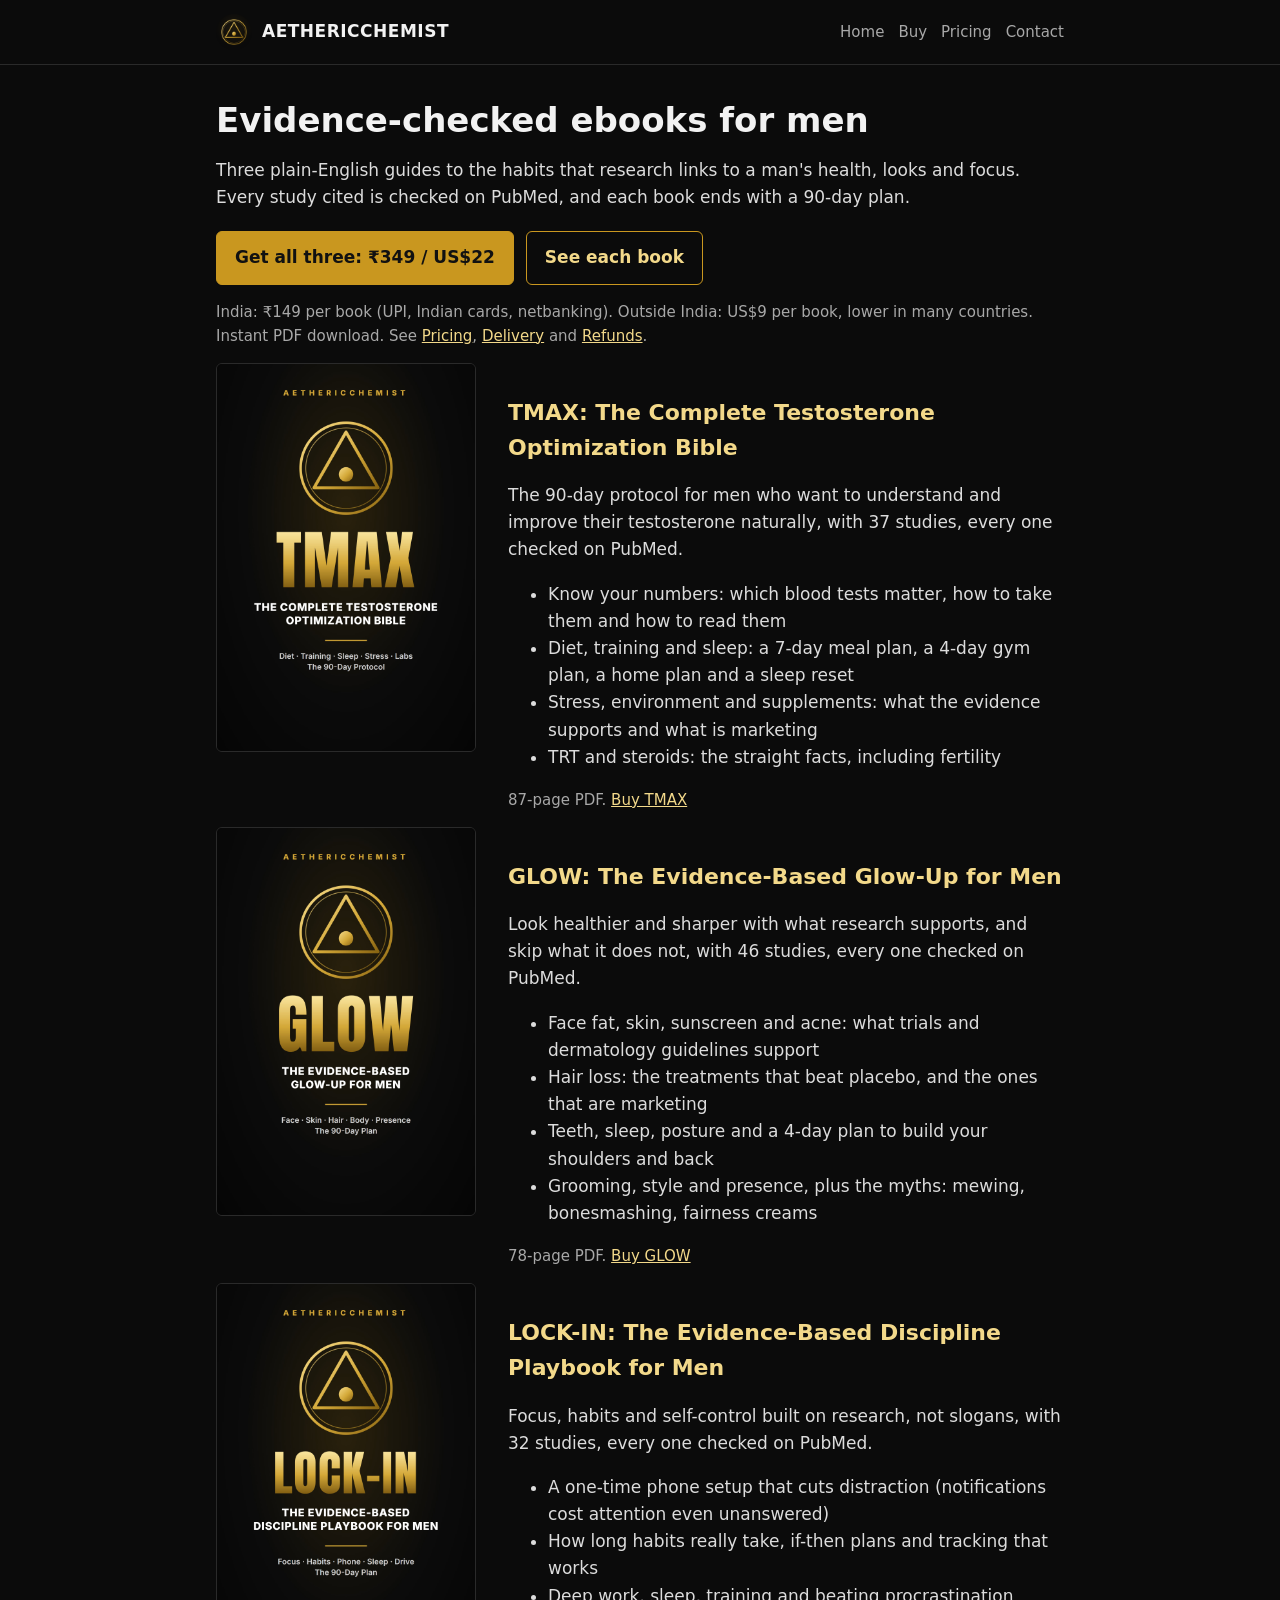
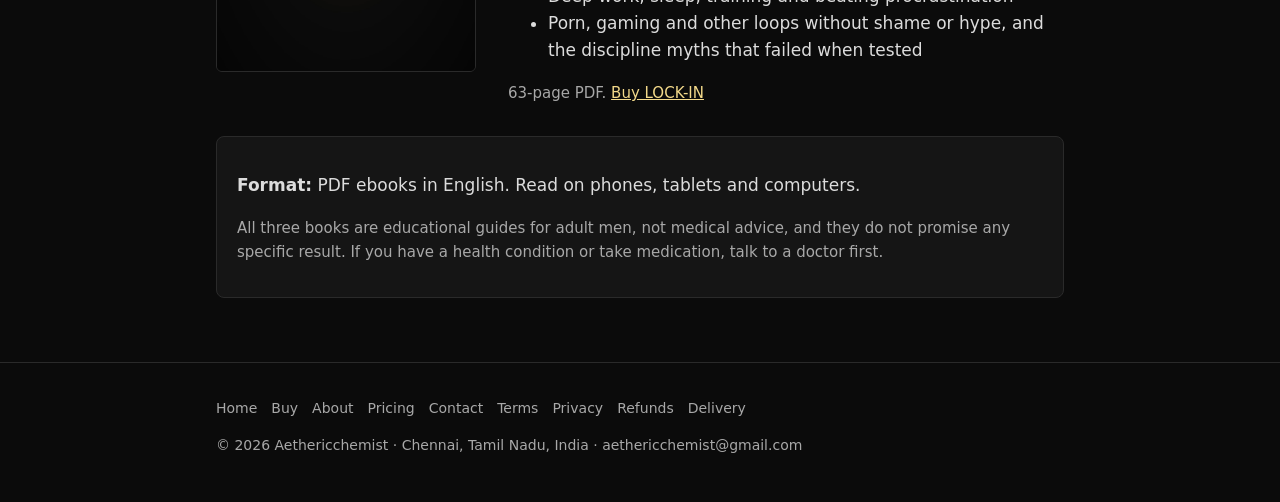
<file: index.html>
<!doctype html>
<html lang="en">
<head>
<meta charset="utf-8">
<meta name="viewport" content="width=device-width, initial-scale=1">
<title>Evidence-checked ebooks for men | Aethericchemist</title>
<meta name="description"
 content="Research-referenced ebooks for men by Aethericchemist: TMAX (testosterone),
 GLOW (looks) and LOCK-IN (discipline).">
<link rel="icon" href="avatar.png">
<link rel="stylesheet" href="style.css">
</head>
<body>
<header><div class="wrap">
<a class="brand" href="index.html"><img src="avatar.png" alt="">AETHERICCHEMIST</a>
<nav><a href="index.html">Home</a><a href="buy.html">Buy</a><a href="pricing.html">Pricing</a><a href="contact.html">Contact</a></nav>
</div></header>
<main><div class="wrap">
<h1>Evidence-checked ebooks for men</h1>
<p>Three plain-English guides to the habits that research links to a man's health, looks and focus.
Every study cited is checked on PubMed, and each book ends with a 90-day plan.</p>
<div class="buy">
<a class="btn primary" href="buy.html?book=bundle">Get all three: &#8377;349 / US$22</a>
<a class="btn ghost" href="buy.html">See each book</a>
</div>
<p class="muted">India: &#8377;149 per book (UPI, Indian cards, netbanking). Outside India: US$9 per
book, lower in many countries.
Instant PDF download. See <a href="pricing.html">Pricing</a>,
<a href="shipping.html">Delivery</a> and <a href="refund.html">Refunds</a>.</p>

<section class="hero">
<img src="cover.jpg" alt="TMAX ebook cover">
<div>
<h2>TMAX: The Complete Testosterone Optimization Bible</h2>
<p>The 90-day protocol for men who want to understand and improve their testosterone naturally,
with 37 studies, every one checked on PubMed.</p>
<ul>
<li>Know your numbers: which blood tests matter, how to take them and how to read them</li>
<li>Diet, training and sleep: a 7-day meal plan, a 4-day gym plan, a home plan and a sleep reset</li>
<li>Stress, environment and supplements: what the evidence supports and what is marketing</li>
<li>TRT and steroids: the straight facts, including fertility</li>
</ul>
<p class="muted">87-page PDF. <a href="buy.html?book=tmax">Buy TMAX</a></p>
</div>
</section>

<section class="hero">
<img src="cover-glow.jpg" alt="GLOW ebook cover">
<div>
<h2>GLOW: The Evidence-Based Glow-Up for Men</h2>
<p>Look healthier and sharper with what research supports, and skip what it does not, with 46
studies, every one checked on PubMed.</p>
<ul>
<li>Face fat, skin, sunscreen and acne: what trials and dermatology guidelines support</li>
<li>Hair loss: the treatments that beat placebo, and the ones that are marketing</li>
<li>Teeth, sleep, posture and a 4-day plan to build your shoulders and back</li>
<li>Grooming, style and presence, plus the myths: mewing, bonesmashing, fairness creams</li>
</ul>
<p class="muted">78-page PDF. <a href="buy.html?book=glow">Buy GLOW</a></p>
</div>
</section>

<section class="hero">
<img src="cover-lockin.jpg" alt="LOCK-IN ebook cover">
<div>
<h2>LOCK-IN: The Evidence-Based Discipline Playbook for Men</h2>
<p>Focus, habits and self-control built on research, not slogans, with 32 studies, every one
checked on PubMed.</p>
<ul>
<li>A one-time phone setup that cuts distraction (notifications cost attention even unanswered)</li>
<li>How long habits really take, if-then plans and tracking that works</li>
<li>Deep work, sleep, training and beating procrastination</li>
<li>Porn, gaming and other loops without shame or hype, and the discipline myths that failed when tested</li>
</ul>
<p class="muted">63-page PDF. <a href="buy.html?book=lockin">Buy LOCK-IN</a></p>
</div>
</section>

<div class="card">
<p><strong>Format:</strong> PDF ebooks in English. Read on phones, tablets and computers.</p>
<p class="muted">All three books are educational guides for adult men, not medical advice, and they do
not promise any specific result. If you have a health condition or take medication, talk to a doctor
first.</p>
</div>
</div></main>
<footer><div class="wrap">
<p class="links"><a href="index.html">Home</a><a href="buy.html">Buy</a><a href="about.html">About</a><a href="pricing.html">Pricing</a><a href="contact.html">Contact</a><a href="terms.html">Terms</a><a href="privacy.html">Privacy</a><a href="refund.html">Refunds</a><a href="shipping.html">Delivery</a></p>
<p>&copy; 2026 Aethericchemist &middot; Chennai, Tamil Nadu, India &middot;
<a href="mailto:aethericchemist@gmail.com">aethericchemist@gmail.com</a></p>
</div></footer>
</body>
</html>
</file>
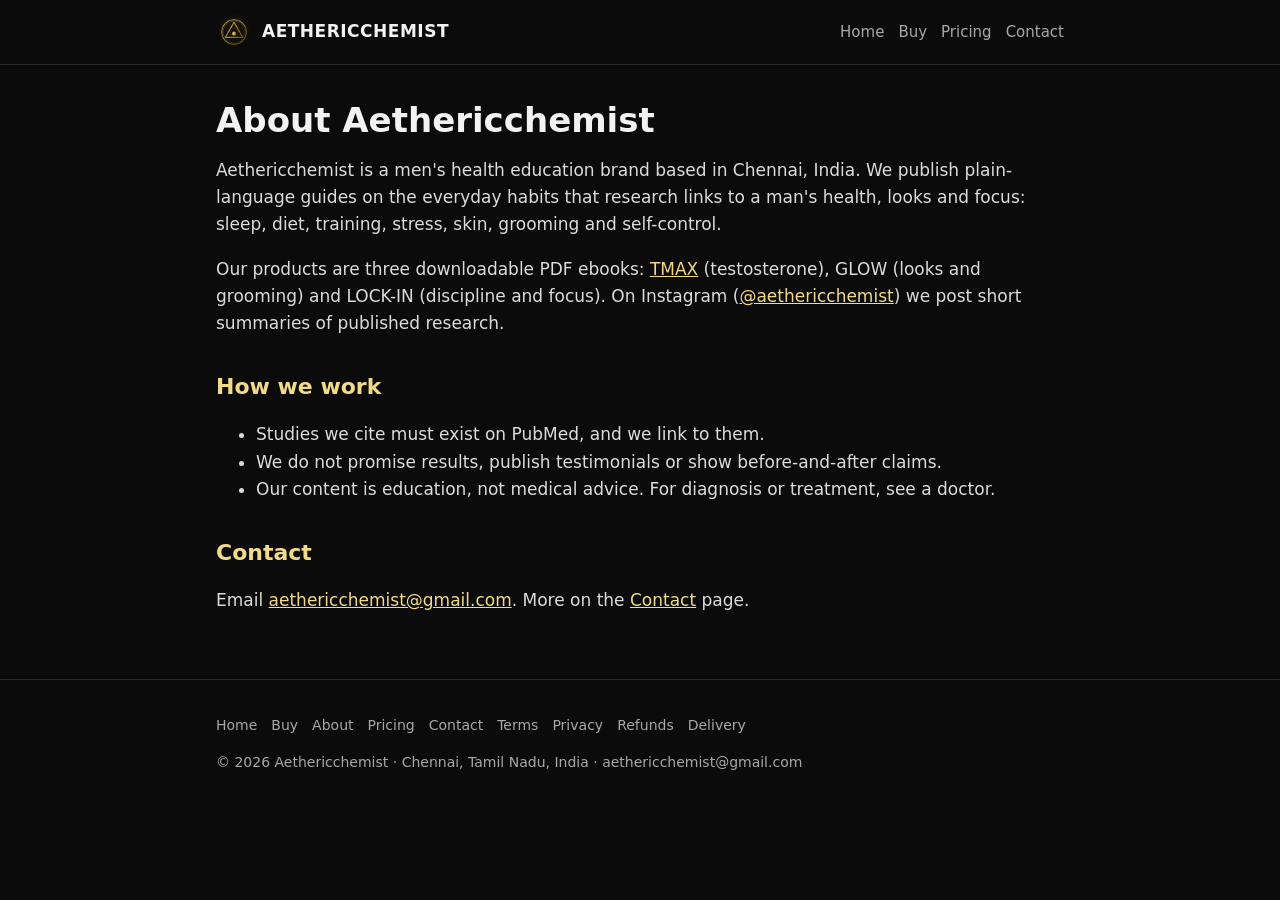
<file: about.html>
<!doctype html>
<html lang="en">
<head>
<meta charset="utf-8">
<meta name="viewport" content="width=device-width, initial-scale=1">
<title>About | Aethericchemist</title>
<meta name="description"
 content="Research-referenced ebooks for men by Aethericchemist: TMAX (testosterone),
 GLOW (looks) and LOCK-IN (discipline).">
<link rel="icon" href="avatar.png">
<link rel="stylesheet" href="style.css">
</head>
<body>
<header><div class="wrap">
<a class="brand" href="index.html"><img src="avatar.png" alt="">AETHERICCHEMIST</a>
<nav><a href="index.html">Home</a><a href="buy.html">Buy</a><a href="pricing.html">Pricing</a><a href="contact.html">Contact</a></nav>
</div></header>
<main><div class="wrap">
<h1>About Aethericchemist</h1>
<p>Aethericchemist is a men's health education brand based in Chennai, India. We publish plain-language
guides on the everyday habits that research links to a man's health, looks and focus: sleep, diet,
training, stress, skin, grooming and self-control.</p>
<p>Our products are three downloadable PDF ebooks: <a href="index.html">TMAX</a> (testosterone),
GLOW (looks and grooming) and LOCK-IN (discipline and focus). On Instagram
(<a href="https://www.instagram.com/aethericchemist/">@aethericchemist</a>) we post short summaries of
published research.</p>

<h2>How we work</h2>
<ul>
<li>Studies we cite must exist on PubMed, and we link to them.</li>
<li>We do not promise results, publish testimonials or show before-and-after claims.</li>
<li>Our content is education, not medical advice. For diagnosis or treatment, see a doctor.</li>
</ul>

<h2>Contact</h2>
<p>Email <a href="mailto:aethericchemist@gmail.com">aethericchemist@gmail.com</a>. More on the
<a href="contact.html">Contact</a> page.</p>
</div></main>
<footer><div class="wrap">
<p class="links"><a href="index.html">Home</a><a href="buy.html">Buy</a><a href="about.html">About</a><a href="pricing.html">Pricing</a><a href="contact.html">Contact</a><a href="terms.html">Terms</a><a href="privacy.html">Privacy</a><a href="refund.html">Refunds</a><a href="shipping.html">Delivery</a></p>
<p>&copy; 2026 Aethericchemist &middot; Chennai, Tamil Nadu, India &middot;
<a href="mailto:aethericchemist@gmail.com">aethericchemist@gmail.com</a></p>
</div></footer>
</body>
</html>
</file>
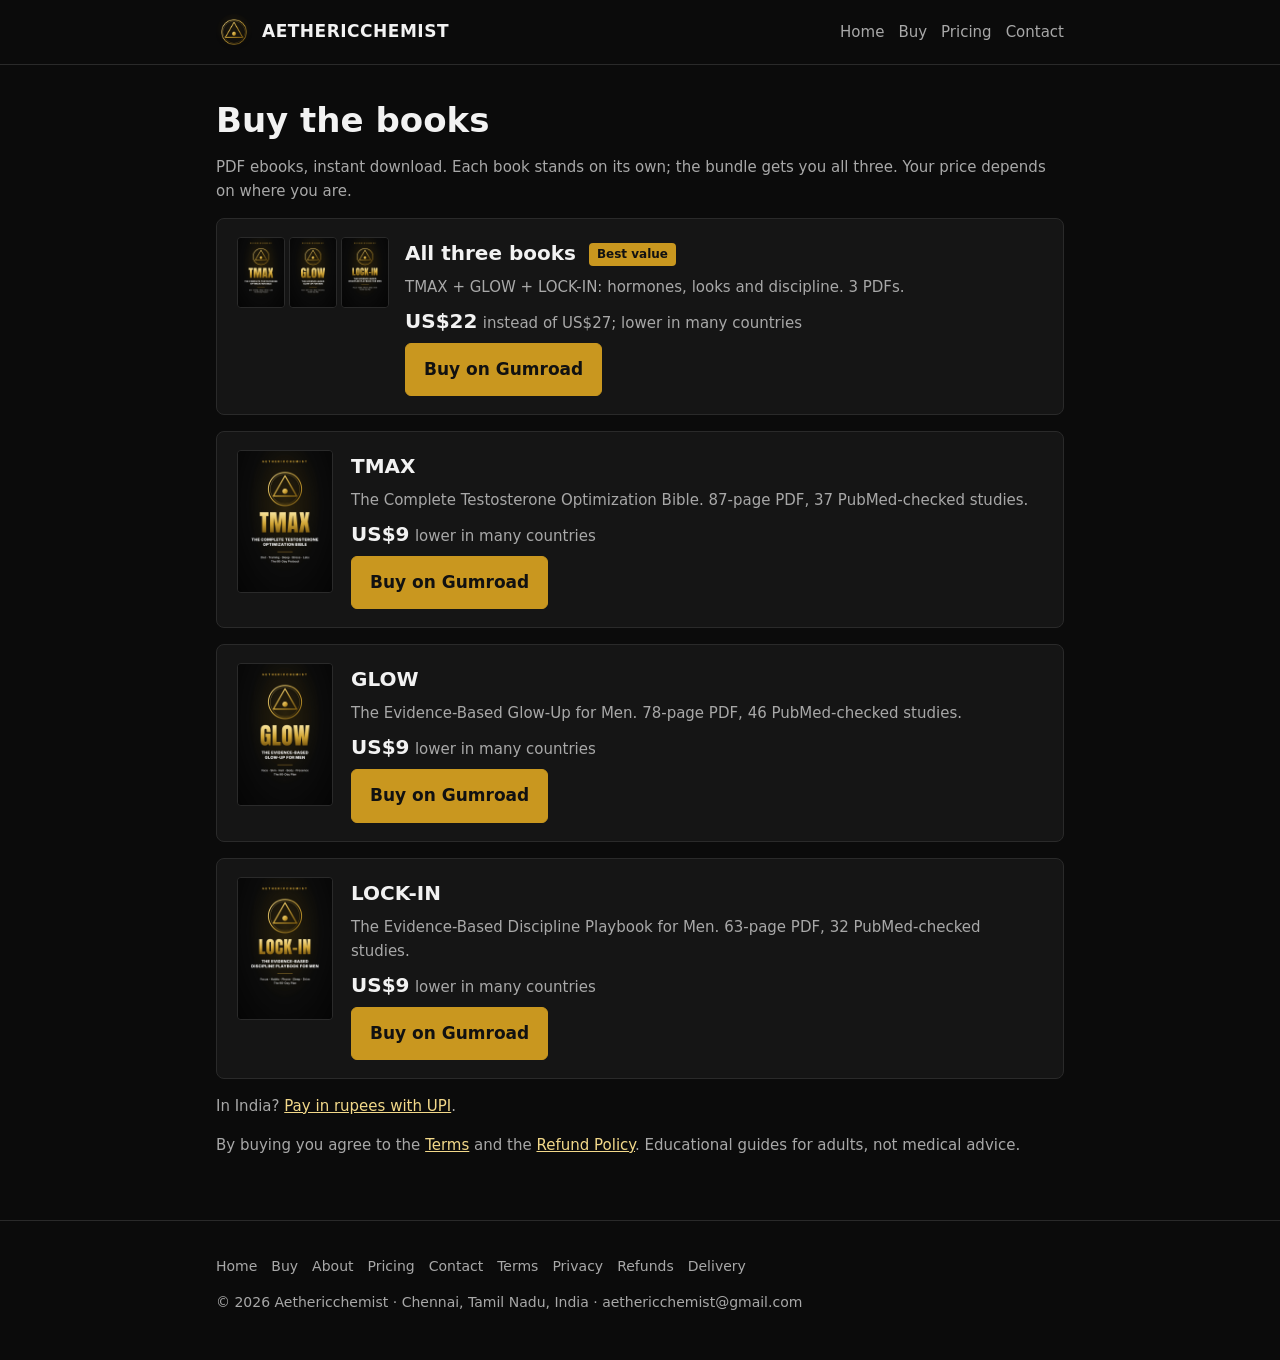
<file: buy.html>
<!doctype html>
<html lang="en">
<head>
<meta charset="utf-8">
<meta name="viewport" content="width=device-width, initial-scale=1">
<title>Buy the books | Aethericchemist</title>
<meta name="description"
 content="Research-referenced ebooks for men by Aethericchemist: TMAX (testosterone),
 GLOW (looks) and LOCK-IN (discipline).">
<link rel="icon" href="avatar.png">
<link rel="stylesheet" href="style.css">
</head>
<body>
<header><div class="wrap">
<a class="brand" href="index.html"><img src="avatar.png" alt="">AETHERICCHEMIST</a>
<nav><a href="index.html">Home</a><a href="buy.html">Buy</a><a href="pricing.html">Pricing</a><a href="contact.html">Contact</a></nav>
</div></header>
<main><div class="wrap">
<h1>Buy the books</h1>
<p class="muted">PDF ebooks, instant download. Each book stands on its own; the bundle gets you all
three. Your price depends on where you are.</p>

<div id="loading" class="card"><p>Finding the right checkout for your country...</p></div>

<div id="shop" hidden>
<div class="books">

<div class="card book bundle" id="book-bundle" data-product="bundle">
<div class="covers"><img src="cover.jpg" alt="TMAX cover"><img src="cover-glow.jpg" alt="GLOW cover"><img
src="cover-lockin.jpg" alt="LOCK-IN cover"></div>
<div>
<h3>All three books <span class="tag">Best value</span></h3>
<p class="muted">TMAX + GLOW + LOCK-IN: hormones, looks and discipline. 3 PDFs.</p>
<p class="in"><span class="price">&#8377;349</span> <span class="muted">instead of &#8377;447 for the three</span></p>
<p class="world"><span class="price">US$22</span> <span class="muted">instead of US$27; lower in many countries</span></p>
<button class="btn primary in" data-pay="bundle" type="button">Pay &#8377;349</button>
<a class="btn primary world" href="https://aetherchemist.gumroad.com/l/bundle">Buy on Gumroad</a>
</div>
</div>

<div class="card book" id="book-tmax" data-product="tmax">
<img src="cover.jpg" alt="TMAX cover">
<div>
<h3>TMAX</h3>
<p class="muted">The Complete Testosterone Optimization Bible. 87-page PDF, 37 PubMed-checked studies.</p>
<p class="in"><span class="price">&#8377;149</span></p>
<p class="world"><span class="price">US$9</span> <span class="muted">lower in many countries</span></p>
<button class="btn primary in" data-pay="tmax" type="button">Pay &#8377;149</button>
<a class="btn primary world" href="https://aetherchemist.gumroad.com/l/tmax">Buy on Gumroad</a>
</div>
</div>

<div class="card book" id="book-glow" data-product="glow">
<img src="cover-glow.jpg" alt="GLOW cover">
<div>
<h3>GLOW</h3>
<p class="muted">The Evidence-Based Glow-Up for Men. 78-page PDF, 46 PubMed-checked studies.</p>
<p class="in"><span class="price">&#8377;149</span></p>
<p class="world"><span class="price">US$9</span> <span class="muted">lower in many countries</span></p>
<button class="btn primary in" data-pay="glow" type="button">Pay &#8377;149</button>
<a class="btn primary world" href="https://aetherchemist.gumroad.com/l/glow">Buy on Gumroad</a>
</div>
</div>

<div class="card book" id="book-lockin" data-product="lockin">
<img src="cover-lockin.jpg" alt="LOCK-IN cover">
<div>
<h3>LOCK-IN</h3>
<p class="muted">The Evidence-Based Discipline Playbook for Men. 63-page PDF, 32 PubMed-checked studies.</p>
<p class="in"><span class="price">&#8377;149</span></p>
<p class="world"><span class="price">US$9</span> <span class="muted">lower in many countries</span></p>
<button class="btn primary in" data-pay="lockin" type="button">Pay &#8377;149</button>
<a class="btn primary world" href="https://aetherchemist.gumroad.com/l/lockin">Buy on Gumroad</a>
</div>
</div>

</div>
<p id="msg" class="muted" role="status"></p>
<p class="muted in">UPI, Indian cards or netbanking. Not in India?
<a href="buy.html?region=world">See prices in US dollars</a>; foreign cards are declined here.</p>
<p class="muted world">In India? <a href="buy.html?region=in">Pay in rupees with UPI</a>.</p>
</div>

<div id="done" class="card" hidden>
<p><strong>Payment received. Thank you!</strong></p>
<div id="dls"></div>
<p class="muted">Save the files now: each link works for 7 days and 5 downloads.
Lost them? Email <a href="mailto:aethericchemist@gmail.com">aethericchemist@gmail.com</a> with your
payment ID (in your Razorpay receipt email).</p>
</div>

<p class="muted">By buying you agree to the <a href="terms.html">Terms</a> and the
<a href="refund.html">Refund Policy</a>. Educational guides for adults, not medical advice.</p>

<script>
(function () {
  var API = "https://tmax-taps.tmax-taps.workers.dev";
  var PRODUCTS = /^(tmax|glow|lockin|bundle)$/;
  // Which products are published on Gumroad. Until one is, buyers outside India see
  // "coming soon" for it instead of a dead link. Set to true once its Gumroad page is live.
  var ON_GUMROAD = { tmax: true, glow: true, lockin: true, bundle: true };
  var $ = function (id) { return document.getElementById(id); };
  var each = function (sel, fn) { Array.prototype.forEach.call(document.querySelectorAll(sel), fn); };
  function say(text) { $("msg").textContent = text; }
  function show(region) {
    $("loading").hidden = true;
    document.body.classList.remove("region-in", "region-world");
    if (region === "done") { $("shop").hidden = true; $("done").hidden = false; return; }
    document.body.classList.add("region-" + region);
    $("shop").hidden = false;
  }

  // Link source (?src=bio, ?src=dm ...) so the weekly report shows which link sells.
  var params = new URLSearchParams(location.search);
  var SRC = (params.get("src") || "direct").toLowerCase();
  if (!/^[a-z0-9_-]{1,24}$/.test(SRC)) { SRC = "direct"; }
  // ?book=glow (from a post or DM) puts that book first.
  var BOOK = (params.get("book") || "").toLowerCase();
  if (!PRODUCTS.test(BOOK)) { BOOK = ""; }
  try {
    fetch(API + "/hit", { method: "POST", headers: { "Content-Type": "application/json" },
      body: JSON.stringify({ src: SRC }), keepalive: true }).catch(function () {});
  } catch (e) { /* counting must never block the page */ }
  each("a[href*='gumroad.com']", function (a) {
    var card = a.closest("[data-product]");
    a.href += (a.href.indexOf("?") < 0 ? "?" : "&") + "utm_source=instagram&utm_medium=" +
      encodeURIComponent(SRC) + "&utm_campaign=" + (card ? card.getAttribute("data-product") : "shop");
  });
  each("[data-product]", function (card) {
    if (ON_GUMROAD[card.getAttribute("data-product")]) { return; }
    Array.prototype.forEach.call(card.querySelectorAll("a.world"), function (a) {
      var soon = document.createElement("span");
      soon.className = "btn off world";
      soon.textContent = "Coming soon outside India";
      a.parentNode.replaceChild(soon, a);
    });
    Array.prototype.forEach.call(card.querySelectorAll("p.world .muted"), function (m) {
      m.textContent = "on Gumroad soon";
    });
  });
  each("a[href^='buy.html?region=']", function (a) {
    a.href += "&src=" + encodeURIComponent(SRC) + (BOOK ? "&book=" + BOOK : "");
  });
  if (BOOK) {
    var picked = $("book-" + BOOK);
    picked.parentNode.insertBefore(picked, picked.parentNode.firstChild);
    picked.classList.add("pick");
  }

  var forced = params.get("region");
  if (forced === "in") { show("in"); }
  else if (forced === "world") { show("world"); }
  else {
    var timer = setTimeout(function () { show("world"); }, 5000);
    fetch(API + "/country").then(function (r) { return r.json(); }).then(function (d) {
      clearTimeout(timer);
      show(d.country === "IN" ? "in" : "world");
    }).catch(function () { clearTimeout(timer); show("world"); });
  }

  function loadCheckout() {
    return new Promise(function (resolve, reject) {
      if (window.Razorpay) { resolve(); return; }
      var s = document.createElement("script");
      s.src = "https://checkout.razorpay.com/v1/checkout.js";
      s.onload = resolve;
      s.onerror = function () { reject(new Error("checkout")); };
      document.head.appendChild(s);
    });
  }

  function post(path, body) {
    return fetch(API + path, {
      method: "POST", headers: { "Content-Type": "application/json" }, body: JSON.stringify(body)
    }).then(function (r) {
      return r.json().then(function (d) { if (!r.ok) { throw new Error(d.error || "error"); } return d; });
    });
  }

  function lock(on) { each("button[data-pay]", function (b) { b.disabled = on; }); }

  function delivered(d) {
    var box = $("dls");
    box.textContent = "";
    (d.downloads || [{ title: "your book", url: d.download_url }]).forEach(function (f) {
      var a = document.createElement("a");
      a.className = "btn primary";
      a.href = f.url;
      a.textContent = "Download " + f.title + " (PDF)";
      box.appendChild(a);
    });
    show("done");
  }

  function pay(product) {
    lock(true);
    say("Opening secure checkout...");
    Promise.all([loadCheckout(), post("/order", { product: product })]).then(function (res) {
      var order = res[1];
      if (order.product !== product) { // never charge for something other than what was clicked
        lock(false);
        say("Checkout is being updated. Please try again in a few minutes.");
        return;
      }
      var rzp = new window.Razorpay({
        key: order.key_id, order_id: order.order_id, amount: order.amount, currency: order.currency,
        name: "Aethericchemist", description: order.description,
        image: "https://aethericchemist-sudo.github.io/avatar.png",
        theme: { color: "#c9971f" },
        handler: function (resp) {
          say("Confirming your payment...");
          post("/verify", Object.assign({ src: SRC }, resp)).then(delivered).catch(function () {
            say("Payment received but not confirmed yet. Do not pay again: email " +
                "aethericchemist@gmail.com with your payment ID and we will send the books.");
          });
        },
        modal: { ondismiss: function () { lock(false); say("Payment cancelled."); } }
      });
      rzp.on("payment.failed", function () {
        lock(false);
        say("Payment failed. Only Indian UPI, cards and netbanking work here. If money left your " +
            "account anyway, email aethericchemist@gmail.com with the payment ID.");
      });
      say("");
      rzp.open();
    }).catch(function () {
      lock(false);
      say("Could not open checkout. Check your connection and try again.");
    });
  }

  each("button[data-pay]", function (b) {
    b.addEventListener("click", function () { pay(b.getAttribute("data-pay")); });
  });
})();
</script>
</div></main>
<footer><div class="wrap">
<p class="links"><a href="index.html">Home</a><a href="buy.html">Buy</a><a href="about.html">About</a><a href="pricing.html">Pricing</a><a href="contact.html">Contact</a><a href="terms.html">Terms</a><a href="privacy.html">Privacy</a><a href="refund.html">Refunds</a><a href="shipping.html">Delivery</a></p>
<p>&copy; 2026 Aethericchemist &middot; Chennai, Tamil Nadu, India &middot;
<a href="mailto:aethericchemist@gmail.com">aethericchemist@gmail.com</a></p>
</div></footer>
</body>
</html>
</file>
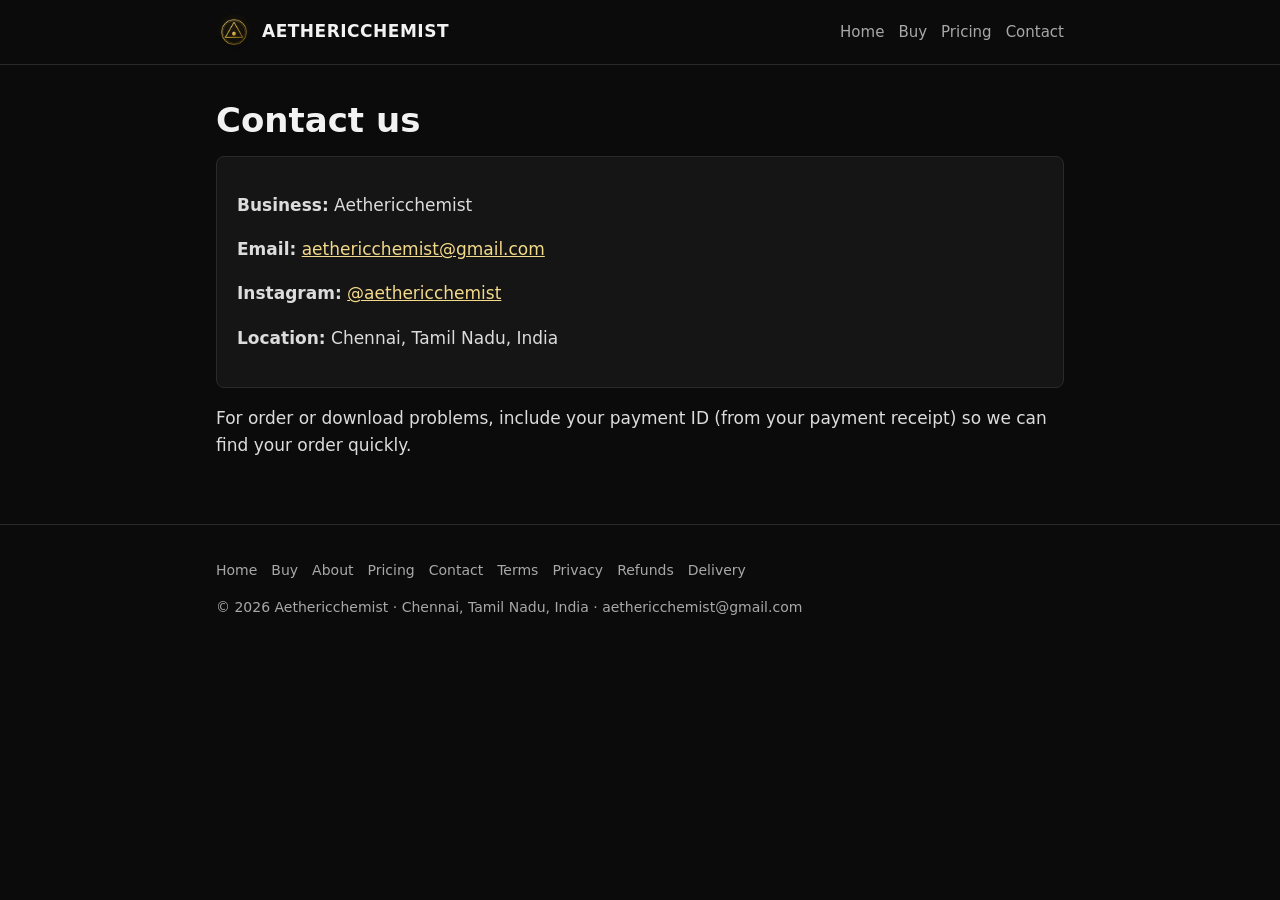
<file: contact.html>
<!doctype html>
<html lang="en">
<head>
<meta charset="utf-8">
<meta name="viewport" content="width=device-width, initial-scale=1">
<title>Contact | Aethericchemist</title>
<meta name="description"
 content="Research-referenced ebooks for men by Aethericchemist: TMAX (testosterone),
 GLOW (looks) and LOCK-IN (discipline).">
<link rel="icon" href="avatar.png">
<link rel="stylesheet" href="style.css">
</head>
<body>
<header><div class="wrap">
<a class="brand" href="index.html"><img src="avatar.png" alt="">AETHERICCHEMIST</a>
<nav><a href="index.html">Home</a><a href="buy.html">Buy</a><a href="pricing.html">Pricing</a><a href="contact.html">Contact</a></nav>
</div></header>
<main><div class="wrap">
<h1>Contact us</h1>
<div class="card">
<p><strong>Business:</strong> Aethericchemist</p>
<p><strong>Email:</strong> <a href="mailto:aethericchemist@gmail.com">aethericchemist@gmail.com</a></p>
<p><strong>Instagram:</strong> <a href="https://www.instagram.com/aethericchemist/">@aethericchemist</a></p>
<p><strong>Location:</strong> Chennai, Tamil Nadu, India</p>
</div>
<p>For order or download problems, include your payment ID (from your payment receipt) so we can find
your order quickly.</p>
</div></main>
<footer><div class="wrap">
<p class="links"><a href="index.html">Home</a><a href="buy.html">Buy</a><a href="about.html">About</a><a href="pricing.html">Pricing</a><a href="contact.html">Contact</a><a href="terms.html">Terms</a><a href="privacy.html">Privacy</a><a href="refund.html">Refunds</a><a href="shipping.html">Delivery</a></p>
<p>&copy; 2026 Aethericchemist &middot; Chennai, Tamil Nadu, India &middot;
<a href="mailto:aethericchemist@gmail.com">aethericchemist@gmail.com</a></p>
</div></footer>
</body>
</html>
</file>
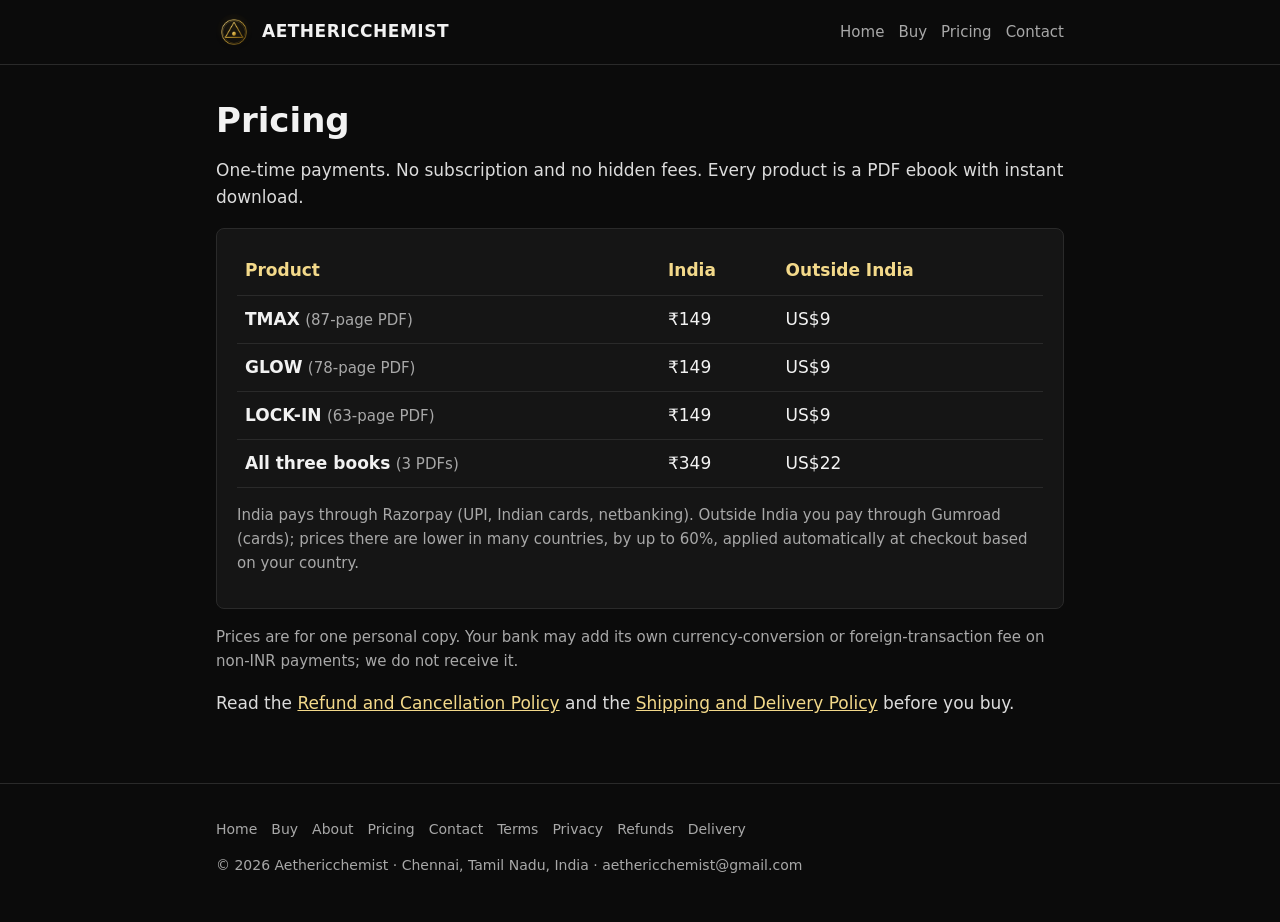
<file: pricing.html>
<!doctype html>
<html lang="en">
<head>
<meta charset="utf-8">
<meta name="viewport" content="width=device-width, initial-scale=1">
<title>Pricing | Aethericchemist</title>
<meta name="description"
 content="Research-referenced ebooks for men by Aethericchemist: TMAX (testosterone),
 GLOW (looks) and LOCK-IN (discipline).">
<link rel="icon" href="avatar.png">
<link rel="stylesheet" href="style.css">
</head>
<body>
<header><div class="wrap">
<a class="brand" href="index.html"><img src="avatar.png" alt="">AETHERICCHEMIST</a>
<nav><a href="index.html">Home</a><a href="buy.html">Buy</a><a href="pricing.html">Pricing</a><a href="contact.html">Contact</a></nav>
</div></header>
<main><div class="wrap">
<h1>Pricing</h1>
<p>One-time payments. No subscription and no hidden fees. Every product is a PDF ebook with instant
download.</p>

<div class="card">
<table>
<tr><th>Product</th><th>India</th><th>Outside India</th></tr>
<tr><td><strong>TMAX</strong> <span class="muted">(87-page PDF)</span></td><td>&#8377;149</td><td>US$9</td></tr>
<tr><td><strong>GLOW</strong> <span class="muted">(78-page PDF)</span></td><td>&#8377;149</td><td>US$9</td></tr>
<tr><td><strong>LOCK-IN</strong> <span class="muted">(63-page PDF)</span></td><td>&#8377;149</td><td>US$9</td></tr>
<tr><td><strong>All three books</strong> <span class="muted">(3 PDFs)</span></td><td>&#8377;349</td><td>US$22</td></tr>
</table>
<p class="muted">India pays through Razorpay (UPI, Indian cards, netbanking). Outside India you pay
through Gumroad (cards); prices there are lower in many countries, by up to 60%, applied
automatically at checkout based on your country.</p>
</div>

<p class="muted">Prices are for one personal copy. Your bank may add its own currency-conversion or
foreign-transaction fee on non-INR payments; we do not receive it.</p>
<p>Read the <a href="refund.html">Refund and Cancellation Policy</a> and the
<a href="shipping.html">Shipping and Delivery Policy</a> before you buy.</p>
</div></main>
<footer><div class="wrap">
<p class="links"><a href="index.html">Home</a><a href="buy.html">Buy</a><a href="about.html">About</a><a href="pricing.html">Pricing</a><a href="contact.html">Contact</a><a href="terms.html">Terms</a><a href="privacy.html">Privacy</a><a href="refund.html">Refunds</a><a href="shipping.html">Delivery</a></p>
<p>&copy; 2026 Aethericchemist &middot; Chennai, Tamil Nadu, India &middot;
<a href="mailto:aethericchemist@gmail.com">aethericchemist@gmail.com</a></p>
</div></footer>
</body>
</html>
</file>
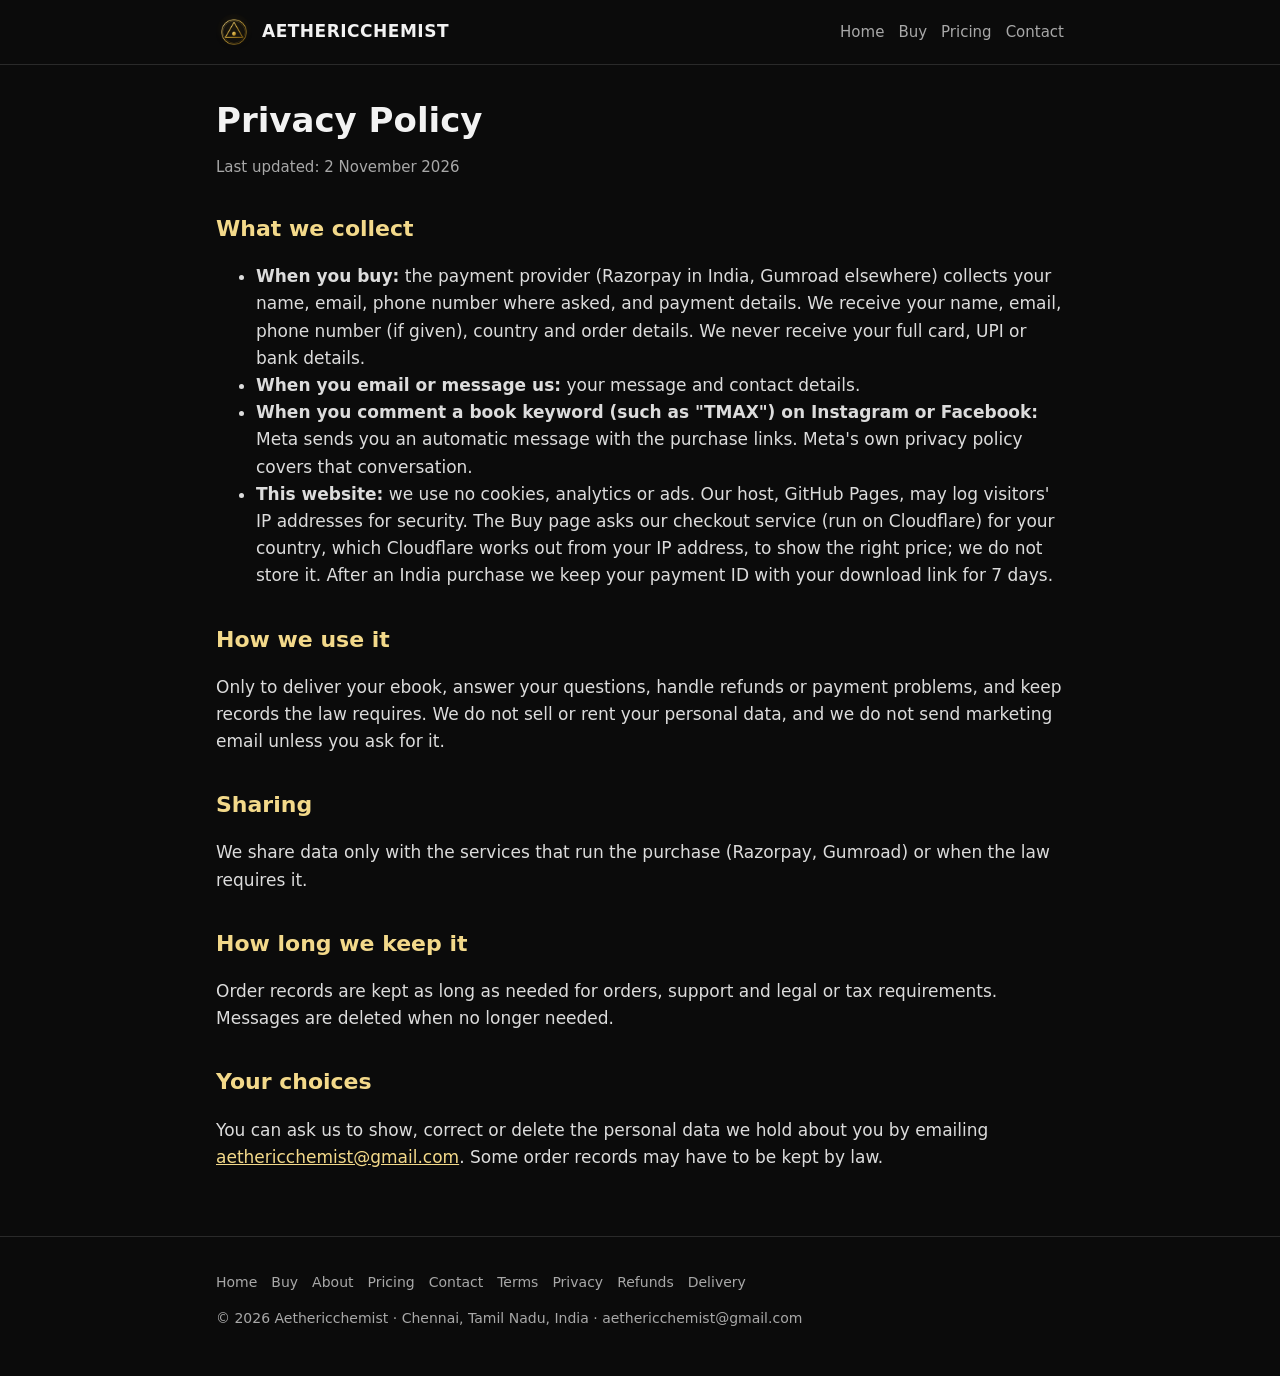
<file: privacy.html>
<!doctype html>
<html lang="en">
<head>
<meta charset="utf-8">
<meta name="viewport" content="width=device-width, initial-scale=1">
<title>Privacy Policy | Aethericchemist</title>
<meta name="description"
 content="Research-referenced ebooks for men by Aethericchemist: TMAX (testosterone),
 GLOW (looks) and LOCK-IN (discipline).">
<link rel="icon" href="avatar.png">
<link rel="stylesheet" href="style.css">
</head>
<body>
<header><div class="wrap">
<a class="brand" href="index.html"><img src="avatar.png" alt="">AETHERICCHEMIST</a>
<nav><a href="index.html">Home</a><a href="buy.html">Buy</a><a href="pricing.html">Pricing</a><a href="contact.html">Contact</a></nav>
</div></header>
<main><div class="wrap">
<h1>Privacy Policy</h1>
<p class="muted">Last updated: 2 November 2026</p>

<h2>What we collect</h2>
<ul>
<li><strong>When you buy:</strong> the payment provider (Razorpay in India, Gumroad elsewhere) collects your
name, email, phone number where asked, and payment details. We receive your name, email, phone number
(if given), country and order details. We never receive your full card, UPI or bank details.</li>
<li><strong>When you email or message us:</strong> your message and contact details.</li>
<li><strong>When you comment a book keyword (such as "TMAX") on Instagram or Facebook:</strong> Meta sends you an automatic message
with the purchase links. Meta's own privacy policy covers that conversation.</li>
<li><strong>This website:</strong> we use no cookies, analytics or ads. Our host, GitHub Pages, may log
visitors' IP addresses for security. The Buy page asks our checkout service (run on Cloudflare) for
your country, which Cloudflare works out from your IP address, to show the right price; we do not
store it. After an India purchase we keep your payment ID with your download link for 7 days.</li>
</ul>

<h2>How we use it</h2>
<p>Only to deliver your ebook, answer your questions, handle refunds or payment problems, and keep
records the law requires. We do not sell or rent your personal data, and we do not send marketing email
unless you ask for it.</p>

<h2>Sharing</h2>
<p>We share data only with the services that run the purchase (Razorpay, Gumroad) or when the law
requires it.</p>

<h2>How long we keep it</h2>
<p>Order records are kept as long as needed for orders, support and legal or tax requirements.
Messages are deleted when no longer needed.</p>

<h2>Your choices</h2>
<p>You can ask us to show, correct or delete the personal data we hold about you by emailing
<a href="mailto:aethericchemist@gmail.com">aethericchemist@gmail.com</a>. Some order records may have to
be kept by law.</p>
</div></main>
<footer><div class="wrap">
<p class="links"><a href="index.html">Home</a><a href="buy.html">Buy</a><a href="about.html">About</a><a href="pricing.html">Pricing</a><a href="contact.html">Contact</a><a href="terms.html">Terms</a><a href="privacy.html">Privacy</a><a href="refund.html">Refunds</a><a href="shipping.html">Delivery</a></p>
<p>&copy; 2026 Aethericchemist &middot; Chennai, Tamil Nadu, India &middot;
<a href="mailto:aethericchemist@gmail.com">aethericchemist@gmail.com</a></p>
</div></footer>
</body>
</html>
</file>
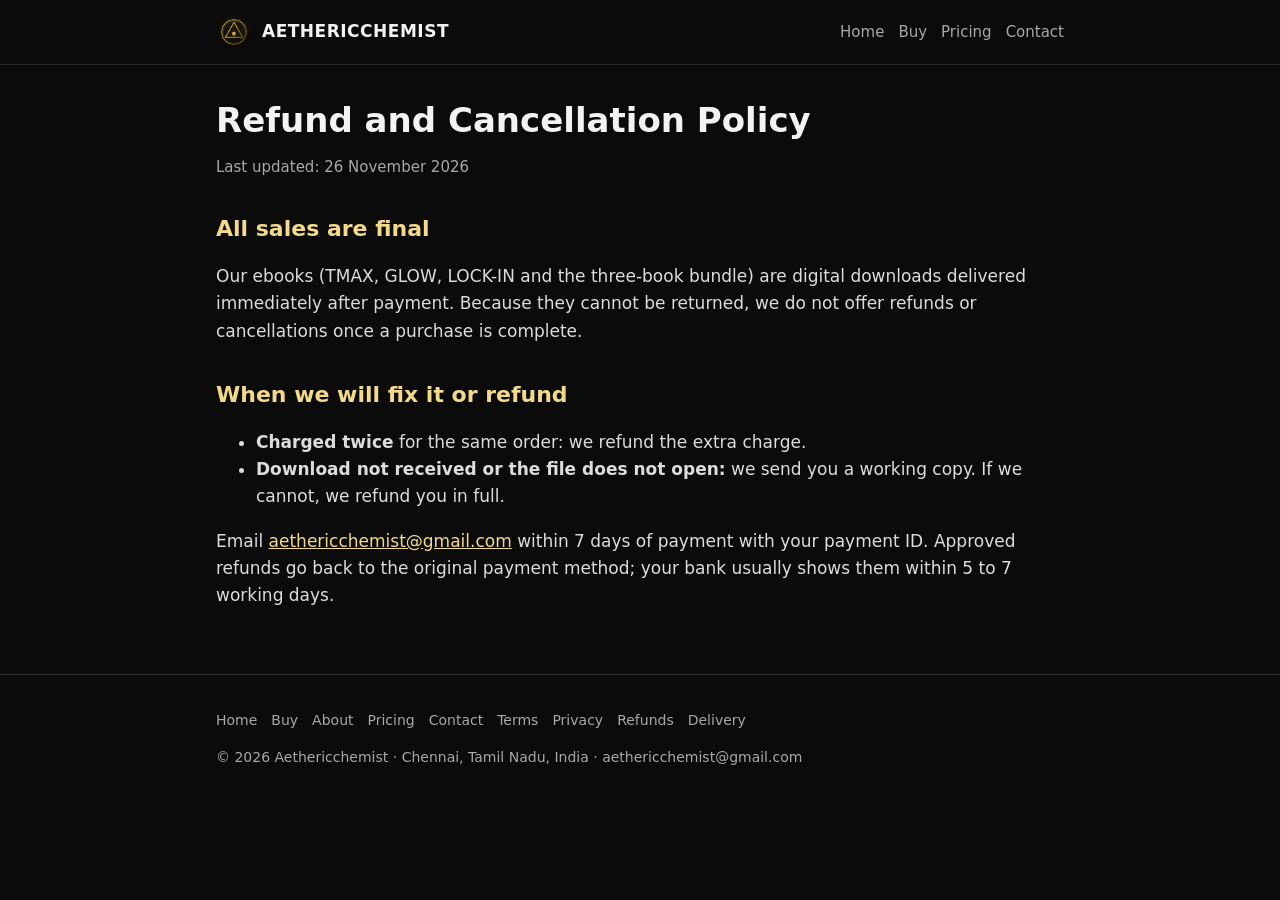
<file: refund.html>
<!doctype html>
<html lang="en">
<head>
<meta charset="utf-8">
<meta name="viewport" content="width=device-width, initial-scale=1">
<title>Refund and Cancellation Policy | Aethericchemist</title>
<meta name="description"
 content="Research-referenced ebooks for men by Aethericchemist: TMAX (testosterone),
 GLOW (looks) and LOCK-IN (discipline).">
<link rel="icon" href="avatar.png">
<link rel="stylesheet" href="style.css">
</head>
<body>
<header><div class="wrap">
<a class="brand" href="index.html"><img src="avatar.png" alt="">AETHERICCHEMIST</a>
<nav><a href="index.html">Home</a><a href="buy.html">Buy</a><a href="pricing.html">Pricing</a><a href="contact.html">Contact</a></nav>
</div></header>
<main><div class="wrap">
<h1>Refund and Cancellation Policy</h1>
<p class="muted">Last updated: 26 November 2026</p>

<h2>All sales are final</h2>
<p>Our ebooks (TMAX, GLOW, LOCK-IN and the three-book bundle) are digital downloads delivered
immediately after payment. Because they cannot be returned, we do not offer refunds or cancellations
once a purchase is complete.</p>

<h2>When we will fix it or refund</h2>
<ul>
<li><strong>Charged twice</strong> for the same order: we refund the extra charge.</li>
<li><strong>Download not received or the file does not open:</strong> we send you a working copy. If we
cannot, we refund you in full.</li>
</ul>
<p>Email <a href="mailto:aethericchemist@gmail.com">aethericchemist@gmail.com</a> within 7 days of
payment with your payment ID. Approved refunds go back to the original payment method; your bank
usually shows them within 5 to 7 working days.</p>
</div></main>
<footer><div class="wrap">
<p class="links"><a href="index.html">Home</a><a href="buy.html">Buy</a><a href="about.html">About</a><a href="pricing.html">Pricing</a><a href="contact.html">Contact</a><a href="terms.html">Terms</a><a href="privacy.html">Privacy</a><a href="refund.html">Refunds</a><a href="shipping.html">Delivery</a></p>
<p>&copy; 2026 Aethericchemist &middot; Chennai, Tamil Nadu, India &middot;
<a href="mailto:aethericchemist@gmail.com">aethericchemist@gmail.com</a></p>
</div></footer>
</body>
</html>
</file>
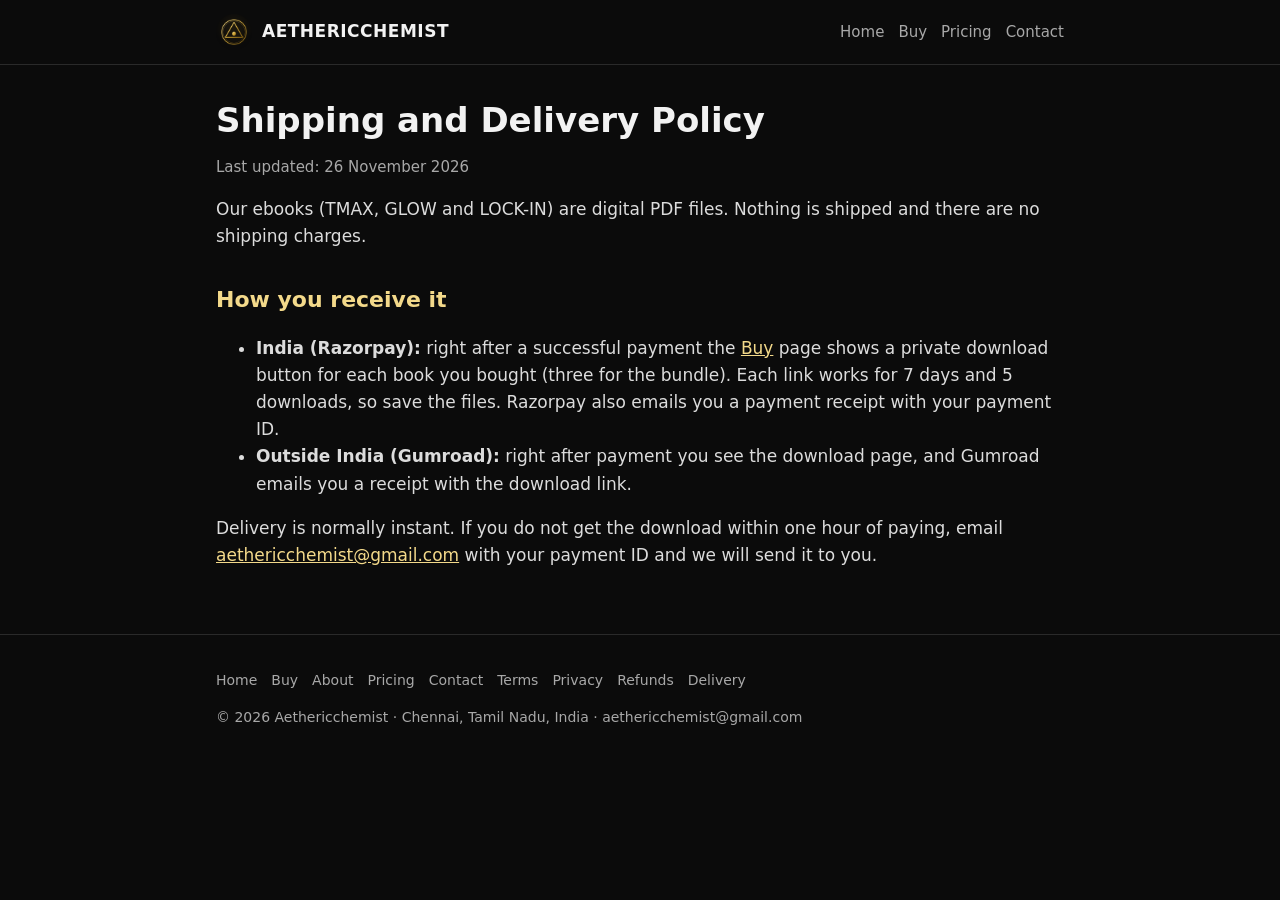
<file: shipping.html>
<!doctype html>
<html lang="en">
<head>
<meta charset="utf-8">
<meta name="viewport" content="width=device-width, initial-scale=1">
<title>Shipping and Delivery Policy | Aethericchemist</title>
<meta name="description"
 content="Research-referenced ebooks for men by Aethericchemist: TMAX (testosterone),
 GLOW (looks) and LOCK-IN (discipline).">
<link rel="icon" href="avatar.png">
<link rel="stylesheet" href="style.css">
</head>
<body>
<header><div class="wrap">
<a class="brand" href="index.html"><img src="avatar.png" alt="">AETHERICCHEMIST</a>
<nav><a href="index.html">Home</a><a href="buy.html">Buy</a><a href="pricing.html">Pricing</a><a href="contact.html">Contact</a></nav>
</div></header>
<main><div class="wrap">
<h1>Shipping and Delivery Policy</h1>
<p class="muted">Last updated: 26 November 2026</p>
<p>Our ebooks (TMAX, GLOW and LOCK-IN) are digital PDF files. Nothing is shipped and there are no
shipping charges.</p>

<h2>How you receive it</h2>
<ul>
<li><strong>India (Razorpay):</strong> right after a successful payment the <a href="buy.html">Buy</a>
page shows a private download button for each book you bought (three for the bundle). Each link works
for 7 days and 5 downloads, so save the files. Razorpay also emails you a payment receipt with your
payment ID.</li>
<li><strong>Outside India (Gumroad):</strong> right after payment you see the download page, and Gumroad
emails you a receipt with the download link.</li>
</ul>
<p>Delivery is normally instant. If you do not get the download within one hour of paying, email
<a href="mailto:aethericchemist@gmail.com">aethericchemist@gmail.com</a> with your payment ID and we will
send it to you.</p>
</div></main>
<footer><div class="wrap">
<p class="links"><a href="index.html">Home</a><a href="buy.html">Buy</a><a href="about.html">About</a><a href="pricing.html">Pricing</a><a href="contact.html">Contact</a><a href="terms.html">Terms</a><a href="privacy.html">Privacy</a><a href="refund.html">Refunds</a><a href="shipping.html">Delivery</a></p>
<p>&copy; 2026 Aethericchemist &middot; Chennai, Tamil Nadu, India &middot;
<a href="mailto:aethericchemist@gmail.com">aethericchemist@gmail.com</a></p>
</div></footer>
</body>
</html>
</file>
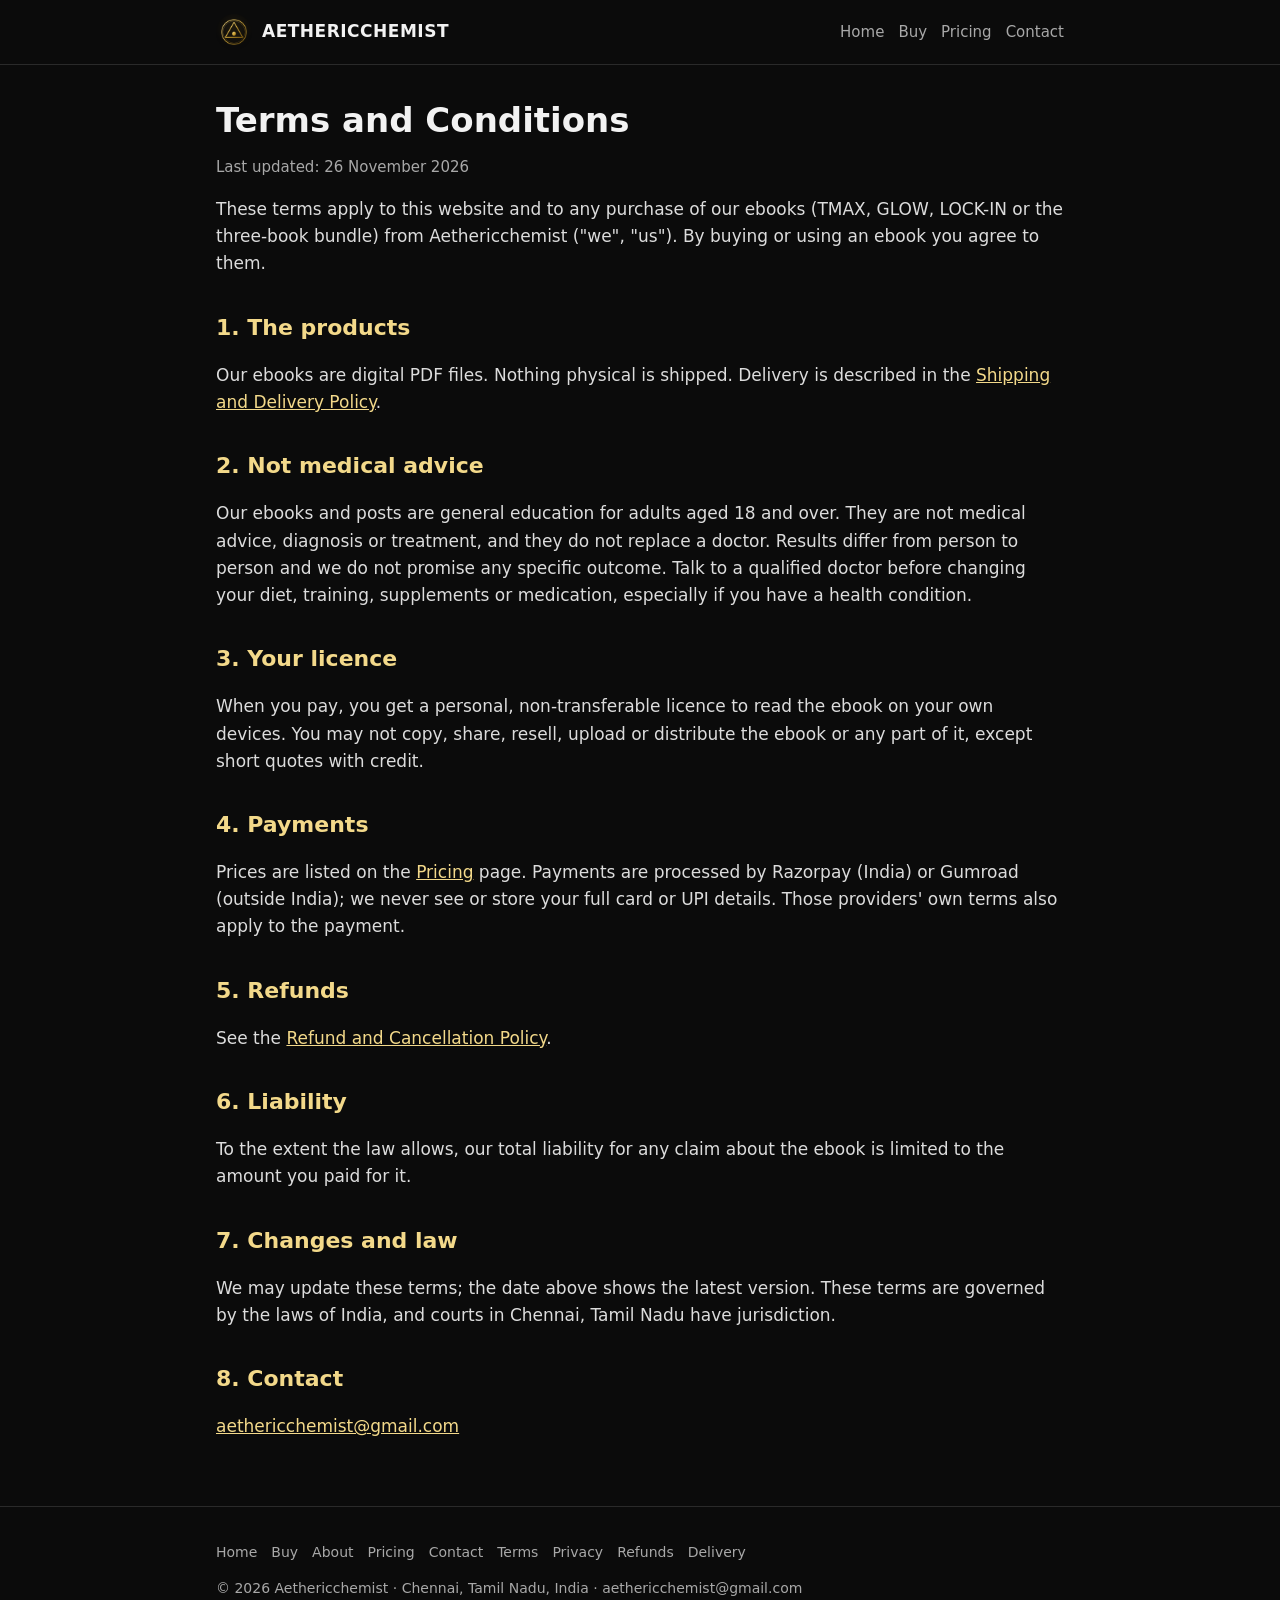
<file: terms.html>
<!doctype html>
<html lang="en">
<head>
<meta charset="utf-8">
<meta name="viewport" content="width=device-width, initial-scale=1">
<title>Terms and Conditions | Aethericchemist</title>
<meta name="description"
 content="Research-referenced ebooks for men by Aethericchemist: TMAX (testosterone),
 GLOW (looks) and LOCK-IN (discipline).">
<link rel="icon" href="avatar.png">
<link rel="stylesheet" href="style.css">
</head>
<body>
<header><div class="wrap">
<a class="brand" href="index.html"><img src="avatar.png" alt="">AETHERICCHEMIST</a>
<nav><a href="index.html">Home</a><a href="buy.html">Buy</a><a href="pricing.html">Pricing</a><a href="contact.html">Contact</a></nav>
</div></header>
<main><div class="wrap">
<h1>Terms and Conditions</h1>
<p class="muted">Last updated: 26 November 2026</p>
<p>These terms apply to this website and to any purchase of our ebooks (TMAX, GLOW, LOCK-IN or the
three-book bundle) from Aethericchemist ("we", "us"). By buying or using an ebook you agree to them.</p>

<h2>1. The products</h2>
<p>Our ebooks are digital PDF files. Nothing physical is shipped. Delivery is described in the
<a href="shipping.html">Shipping and Delivery Policy</a>.</p>

<h2>2. Not medical advice</h2>
<p>Our ebooks and posts are general education for adults aged 18 and over. They are not medical advice,
diagnosis or treatment, and they do not replace a doctor. Results differ from person to person and we
do not promise any specific outcome. Talk to a qualified doctor before changing your diet, training,
supplements or medication, especially if you have a health condition.</p>

<h2>3. Your licence</h2>
<p>When you pay, you get a personal, non-transferable licence to read the ebook on your own devices.
You may not copy, share, resell, upload or distribute the ebook or any part of it, except short quotes
with credit.</p>

<h2>4. Payments</h2>
<p>Prices are listed on the <a href="pricing.html">Pricing</a> page. Payments are processed by Razorpay
(India) or Gumroad (outside India); we never see or store your full card or UPI details. Those providers'
own terms also apply to the payment.</p>

<h2>5. Refunds</h2>
<p>See the <a href="refund.html">Refund and Cancellation Policy</a>.</p>

<h2>6. Liability</h2>
<p>To the extent the law allows, our total liability for any claim about the ebook is limited to the
amount you paid for it.</p>

<h2>7. Changes and law</h2>
<p>We may update these terms; the date above shows the latest version. These terms are governed by the
laws of India, and courts in Chennai, Tamil Nadu have jurisdiction.</p>

<h2>8. Contact</h2>
<p><a href="mailto:aethericchemist@gmail.com">aethericchemist@gmail.com</a></p>
</div></main>
<footer><div class="wrap">
<p class="links"><a href="index.html">Home</a><a href="buy.html">Buy</a><a href="about.html">About</a><a href="pricing.html">Pricing</a><a href="contact.html">Contact</a><a href="terms.html">Terms</a><a href="privacy.html">Privacy</a><a href="refund.html">Refunds</a><a href="shipping.html">Delivery</a></p>
<p>&copy; 2026 Aethericchemist &middot; Chennai, Tamil Nadu, India &middot;
<a href="mailto:aethericchemist@gmail.com">aethericchemist@gmail.com</a></p>
</div></footer>
</body>
</html>
</file>
<file: style.css>
/* Aethericchemist site: black and gold, same palette as the TMAX ebook. */
:root { --bg: #0b0b0b; --panel: #151515; --line: #2a2a2a; --text: #f2f2f2; --muted: #a8a8a8;
        --gold: #c9971f; --gold-soft: #f3d98a; }
* { box-sizing: border-box; }
html { background: var(--bg); color: var(--text); font: 17px/1.6 Inter, system-ui, -apple-system,
       "Segoe UI", Roboto, Arial, sans-serif; }
body { margin: 0; }
a { color: var(--gold-soft); }
.wrap { max-width: 880px; margin: 0 auto; padding: 0 16px; }
header { border-bottom: 1px solid var(--line); }
header .wrap { display: flex; align-items: center; justify-content: space-between; gap: 12px;
               padding-top: 14px; padding-bottom: 14px; flex-wrap: wrap; }
.brand { display: flex; align-items: center; gap: 10px; color: var(--text); text-decoration: none;
         font-weight: 800; letter-spacing: 0.5px; }
.brand img { width: 36px; height: 36px; border-radius: 50%; }
nav a { color: var(--muted); text-decoration: none; margin-left: 14px; font-size: 15px; }
nav a:hover { color: var(--text); }
main { padding: 36px 0 48px; }
h1 { font-size: 34px; line-height: 1.15; margin: 0 0 12px; }
h2 { font-size: 22px; margin: 32px 0 8px; color: var(--gold-soft); }
p, li { color: #dcdcdc; }
.muted { color: var(--muted); font-size: 15px; }
.hero { display: grid; grid-template-columns: 260px 1fr; gap: 32px; align-items: start; }
.hero img { width: 100%; border-radius: 6px; border: 1px solid var(--line); }
@media (max-width: 680px) { .hero { grid-template-columns: 1fr; } .hero img { max-width: 260px; } }
.buy { display: flex; gap: 12px; flex-wrap: wrap; margin: 20px 0 8px; }
.btn { display: inline-block; padding: 12px 18px; border-radius: 6px; font-weight: 700;
       text-decoration: none; border: 1px solid var(--gold); }
.btn.primary { background: var(--gold); color: #111; }
.btn.ghost { color: var(--gold-soft); }
button.btn { cursor: pointer; font: inherit; font-weight: 700; }
button.btn:disabled { opacity: 0.6; cursor: wait; }
.btn.off { border-color: var(--line); color: var(--muted); cursor: default; }
.card { background: var(--panel); border: 1px solid var(--line); border-radius: 8px; padding: 18px 20px;
        margin: 16px 0; }
table { width: 100%; border-collapse: collapse; }
th, td { text-align: left; padding: 10px 8px; border-bottom: 1px solid var(--line); vertical-align: top; }
th { color: var(--gold-soft); font-weight: 700; }
footer { border-top: 1px solid var(--line); padding: 20px 0 32px; }
footer a { color: var(--muted); font-size: 14px; text-decoration: none; }
footer .links { display: flex; flex-wrap: wrap; gap: 6px 14px; }
@media (max-width: 680px) { html { font-size: 16px; } th, td { padding: 8px 4px; }
                            nav a { margin: 0 14px 0 0; } }
footer p { font-size: 14px; color: var(--muted); }
/* Buy page: one card per book; body.region-in / region-world hide the other region's prices. */
.books { display: grid; gap: 16px; }
.book { display: grid; grid-template-columns: 96px 1fr; gap: 18px; align-items: start; margin: 0; }
.book img { width: 100%; border-radius: 4px; border: 1px solid var(--line); }
.book.bundle { grid-template-columns: 150px 1fr; }
.book .covers { display: flex; gap: 4px; }
.book .covers img { width: 32%; }
.book h3 { margin: 0 0 4px; font-size: 20px; color: var(--text); }
.book p { margin: 6px 0; }
.book.pick { border-color: var(--gold); }
.tag { display: inline-block; background: var(--gold); color: #111; font-size: 12px; font-weight: 800;
       padding: 2px 8px; border-radius: 4px; margin-left: 6px; vertical-align: middle; }
.price { font-size: 20px; font-weight: 800; color: var(--text); }
.region-in .world, .region-world .in { display: none !important; }
#dls .btn { margin: 6px 8px 6px 0; }
@media (max-width: 680px) { .book { grid-template-columns: 72px 1fr; gap: 12px; }
                            .book.bundle { grid-template-columns: 1fr; }
                            .book.bundle .covers { max-width: 220px; } }
</file>
